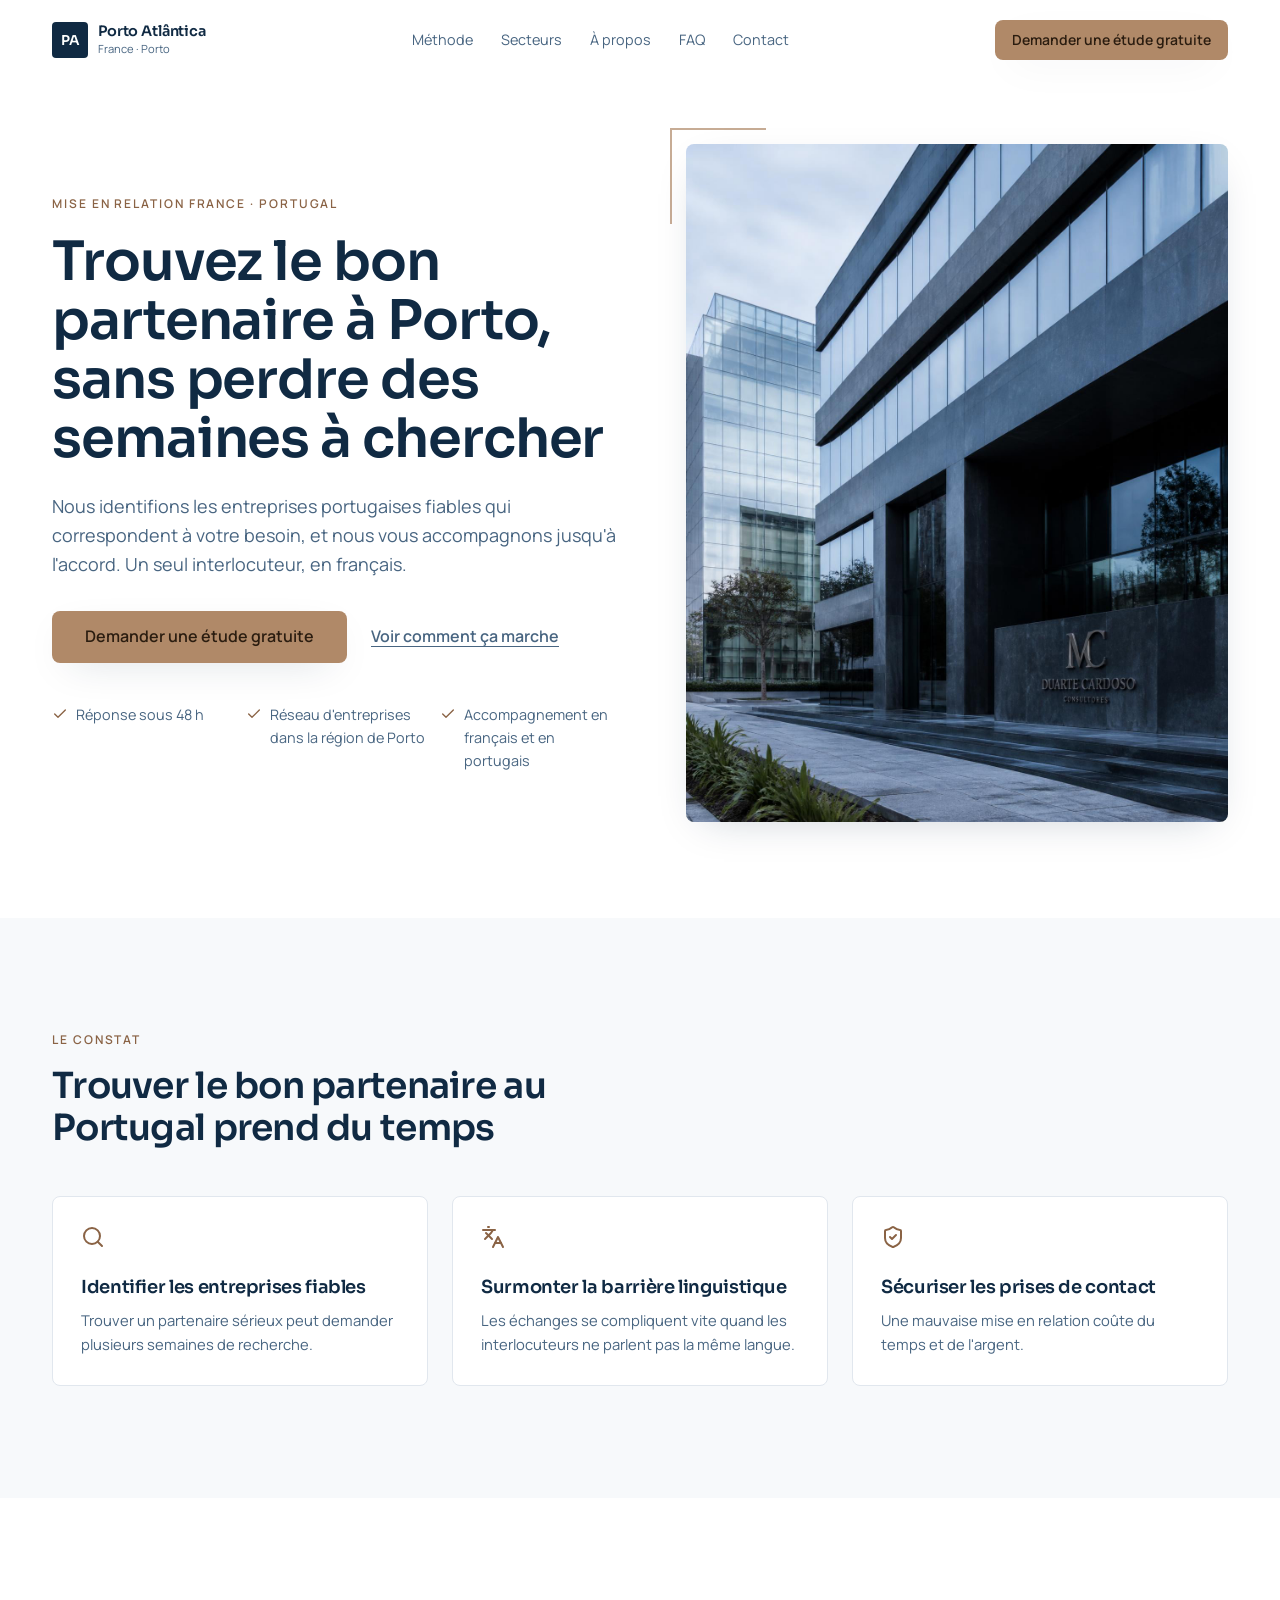
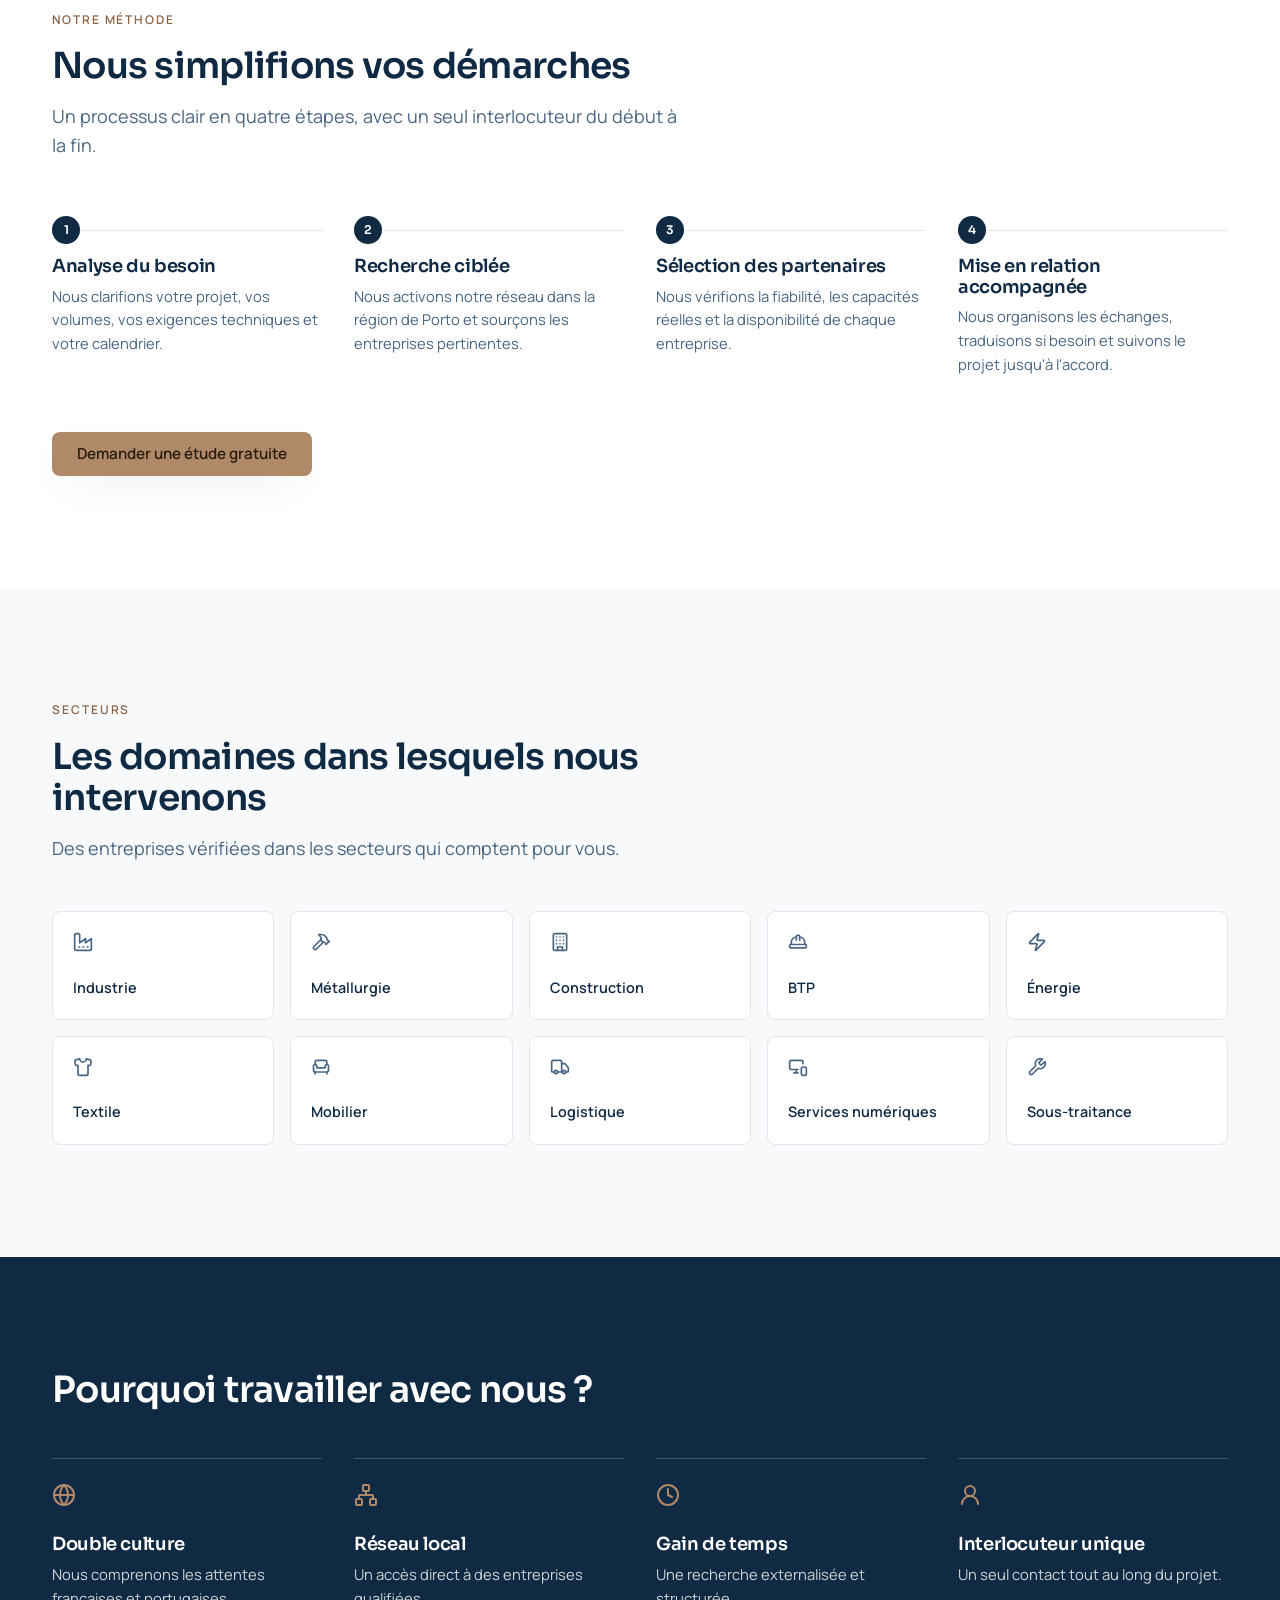
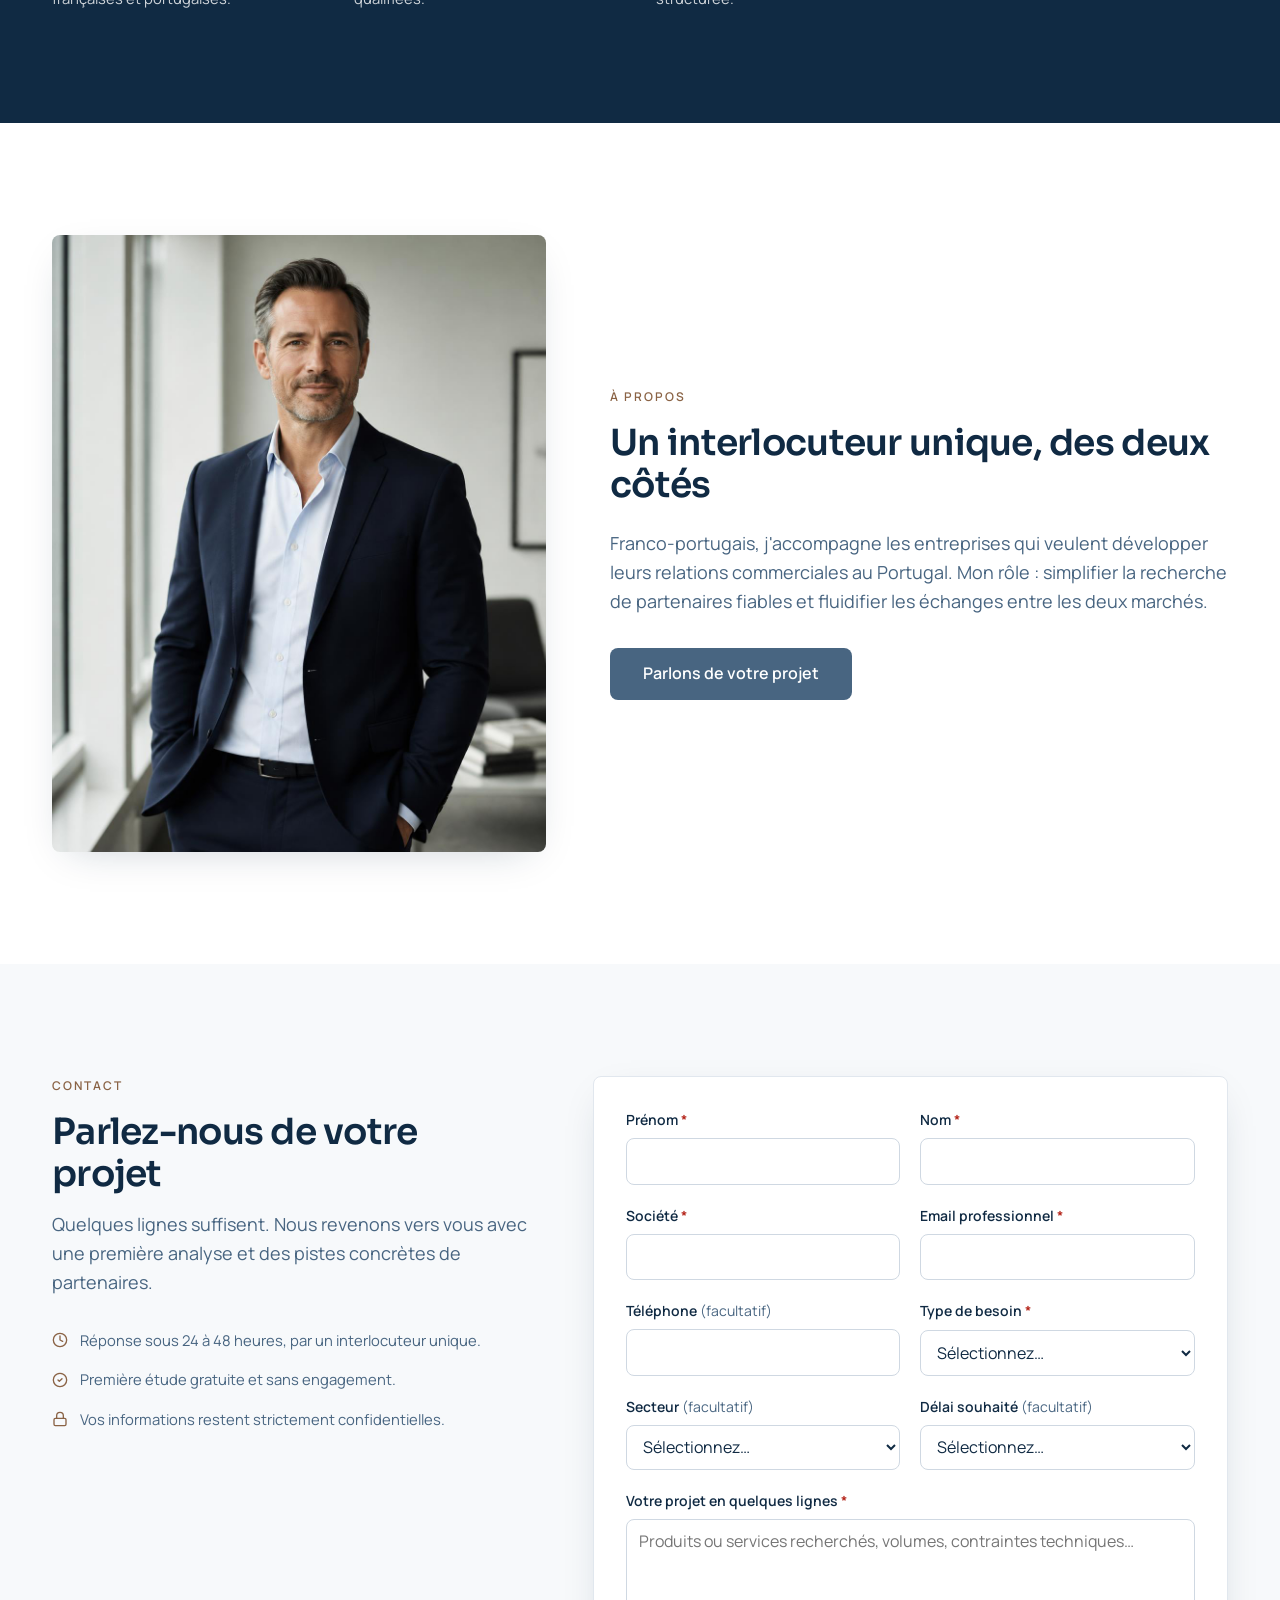
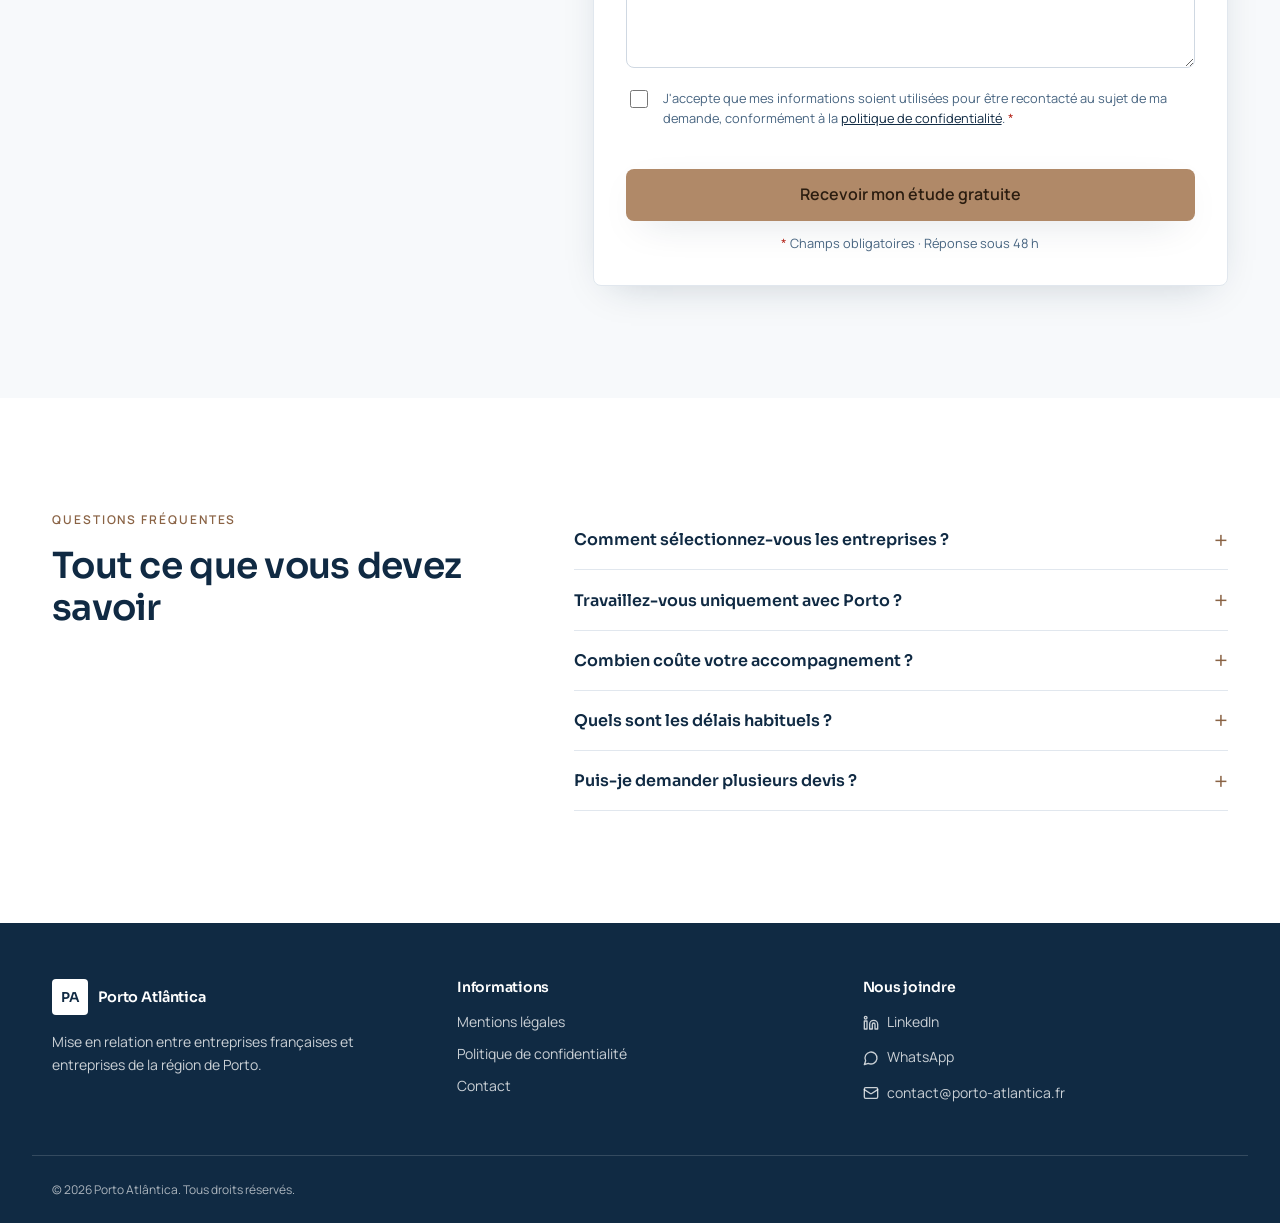
<file: index.html>
<!doctype html>
<html lang="fr" class="no-js">
<head>
  <meta charset="utf-8">
  <meta name="viewport" content="width=device-width, initial-scale=1">
  <title>Partenaires portugais à Porto | Mise en relation France–Portugal — Porto Atlântica</title>
  <meta name="description" content="Nous identifions les entreprises portugaises fiables dans la région de Porto et vous accompagnons à chaque étape. Un interlocuteur unique, réponse sous 48 h, première étude gratuite.">
  <link rel="canonical" href="https://robertinho-devfront.github.io/porto-connect-pro/">
  <meta name="theme-color" content="#102a43">

  <!-- Partage (Open Graph / LinkedIn / WhatsApp / Facebook) -->
  <meta property="og:type" content="website">
  <meta property="og:locale" content="fr_FR">
  <meta property="og:site_name" content="Porto Atlântica">
  <meta property="og:title" content="Porto Atlântica — Vos partenaires fiables dans la région de Porto">
  <meta property="og:description" content="Mise en relation entre entreprises françaises et entreprises de la région de Porto. Un interlocuteur unique, réponse sous 48 h.">
  <meta property="og:url" content="https://robertinho-devfront.github.io/porto-connect-pro/">
  <meta property="og:image" content="https://robertinho-devfront.github.io/porto-connect-pro/assets/img/og-image.jpg">
  <meta property="og:image:width" content="1200">
  <meta property="og:image:height" content="630">
  <meta property="og:image:alt" content="Porto Atlântica — Vos partenaires fiables dans la région de Porto">
  <meta name="twitter:card" content="summary_large_image">
  <meta name="twitter:title" content="Porto Atlântica — Vos partenaires fiables dans la région de Porto">
  <meta name="twitter:description" content="Mise en relation France–Portugal. Un interlocuteur unique, réponse sous 48 h.">
  <meta name="twitter:image" content="https://robertinho-devfront.github.io/porto-connect-pro/assets/img/og-image.jpg">

  <!-- Icônes -->
  <link rel="icon" href="favicon.ico" sizes="any">
  <link rel="icon" href="favicon.svg" type="image/svg+xml">
  <link rel="apple-touch-icon" href="assets/img/apple-touch-icon.png">
  <link rel="manifest" href="site.webmanifest">

  <!-- Performance : polices et image principale chargées en priorité -->
  <link rel="preload" href="assets/fonts/sora-latin-600-normal.woff2" as="font" type="font/woff2" crossorigin>
  <link rel="preload" href="assets/fonts/manrope-latin-400-normal.woff2" as="font" type="font/woff2" crossorigin>
  <link rel="preload" href="assets/img/hero-porto.jpg" as="image" fetchpriority="high">
  <link rel="stylesheet" href="assets/css/style.css">
  <script>document.documentElement.classList.remove('no-js');</script>

  <script type="application/ld+json">
  {
    "@context": "https://schema.org",
    "@graph": [
      {
        "@type": "ProfessionalService",
        "@id": "https://robertinho-devfront.github.io/porto-connect-pro/#org",
        "name": "Porto Atlântica",
        "url": "https://robertinho-devfront.github.io/porto-connect-pro/",
        "logo": "https://robertinho-devfront.github.io/porto-connect-pro/assets/img/icon-512.png",
        "image": "https://robertinho-devfront.github.io/porto-connect-pro/assets/img/og-image.jpg",
        "description": "Sourcing et mise en relation entre entreprises françaises et entreprises de la région de Porto.",
        "areaServed": [{ "@type": "Country", "name": "France" }, { "@type": "City", "name": "Porto" }],
        "serviceType": "Sourcing et mise en relation d'entreprises France–Portugal",
        "availableLanguage": ["fr", "pt"],
        "email": "contact@porto-atlantica.fr"
      },
      {
        "@type": "FAQPage",
        "mainEntity": [
          { "@type": "Question", "name": "Comment sélectionnez-vous les entreprises ?", "acceptedAnswer": { "@type": "Answer", "text": "Nous rencontrons les entreprises, vérifions leurs références, leurs capacités de production et leur disponibilité réelle avant de vous les présenter." } },
          { "@type": "Question", "name": "Travaillez-vous uniquement avec Porto ?", "acceptedAnswer": { "@type": "Answer", "text": "Notre réseau est concentré sur la région de Porto et le nord du Portugal. Selon votre besoin, nous pouvons élargir la recherche au reste du pays." } },
          { "@type": "Question", "name": "Combien coûte votre accompagnement ?", "acceptedAnswer": { "@type": "Answer", "text": "La première étude est gratuite. Ensuite, nous convenons d'un forfait ou d'une mission au temps passé, défini à l'avance et sans frais cachés." } },
          { "@type": "Question", "name": "Quels sont les délais habituels ?", "acceptedAnswer": { "@type": "Answer", "text": "Vous recevez une réponse sous 24 à 48 heures. Une première sélection de partenaires est généralement présentée sous deux à trois semaines." } },
          { "@type": "Question", "name": "Puis-je demander plusieurs devis ?", "acceptedAnswer": { "@type": "Answer", "text": "Oui. Nous pouvons solliciter plusieurs entreprises en parallèle afin que vous puissiez comparer les offres." } }
        ]
      }
    ]
  }
  </script>
</head>
<body>
  <!-- Pictogrammes (sprite SVG, aucune librairie) -->
  <svg width="0" height="0" style="position:absolute" aria-hidden="true" focusable="false">
    <symbol id="i-check" viewBox="0 0 24 24"><path d="M20 6 9 17l-5-5"/></symbol>
    <symbol id="i-search" viewBox="0 0 24 24"><circle cx="11" cy="11" r="8"/><path d="m21 21-4.3-4.3"/></symbol>
    <symbol id="i-languages" viewBox="0 0 24 24"><path d="m5 8 6 6"/><path d="m4 14 6-6 2-3"/><path d="M2 5h12"/><path d="M7 2h1"/><path d="m22 22-5-10-5 10"/><path d="M14 18h6"/></symbol>
    <symbol id="i-shield" viewBox="0 0 24 24"><path d="M20 13c0 5-3.5 7.5-7.66 8.95a1 1 0 0 1-.67-.01C7.5 20.5 4 18 4 13V6a1 1 0 0 1 1-1c2 0 4.5-1.2 6.24-2.72a1.17 1.17 0 0 1 1.52 0C14.51 3.81 17 5 19 5a1 1 0 0 1 1 1z"/><path d="m9 12 2 2 4-4"/></symbol>
    <symbol id="i-globe" viewBox="0 0 24 24"><circle cx="12" cy="12" r="10"/><path d="M12 2a14.5 14.5 0 0 0 0 20 14.5 14.5 0 0 0 0-20"/><path d="M2 12h20"/></symbol>
    <symbol id="i-network" viewBox="0 0 24 24"><rect x="16" y="16" width="6" height="6" rx="1"/><rect x="2" y="16" width="6" height="6" rx="1"/><rect x="9" y="2" width="6" height="6" rx="1"/><path d="M5 16v-3a1 1 0 0 1 1-1h12a1 1 0 0 1 1 1v3"/><path d="M12 12V8"/></symbol>
    <symbol id="i-clock" viewBox="0 0 24 24"><circle cx="12" cy="12" r="10"/><path d="M12 6v6l4 2"/></symbol>
    <symbol id="i-user" viewBox="0 0 24 24"><circle cx="12" cy="8" r="5"/><path d="M20 21a8 8 0 0 0-16 0"/></symbol>
    <symbol id="i-lock" viewBox="0 0 24 24"><rect width="18" height="11" x="3" y="11" rx="2"/><path d="M7 11V7a5 5 0 0 1 10 0v4"/></symbol>
    <symbol id="i-check-circle" viewBox="0 0 24 24"><circle cx="12" cy="12" r="10"/><path d="m9 12 2 2 4-4"/></symbol>
    <symbol id="i-message" viewBox="0 0 24 24"><path d="M7.9 20A9 9 0 1 0 4 16.1L2 22Z"/></symbol>
    <symbol id="i-mail" viewBox="0 0 24 24"><rect width="20" height="16" x="2" y="4" rx="2"/><path d="m22 7-8.97 5.7a1.94 1.94 0 0 1-2.06 0L2 7"/></symbol>
    <symbol id="i-linkedin" viewBox="0 0 24 24"><path d="M16 8a6 6 0 0 1 6 6v7h-4v-7a2 2 0 0 0-4 0v7h-4v-7a6 6 0 0 1 6-6z"/><rect width="4" height="12" x="2" y="9"/><circle cx="4" cy="4" r="2"/></symbol>
    <symbol id="i-menu" viewBox="0 0 24 24"><path d="M4 6h16M4 12h16M4 18h16"/></symbol>
    <symbol id="i-x" viewBox="0 0 24 24"><path d="M18 6 6 18M6 6l12 12"/></symbol>
    <symbol id="i-factory" viewBox="0 0 24 24"><path d="M2 20a2 2 0 0 0 2 2h16a2 2 0 0 0 2-2V8l-7 5V8l-7 5V4a2 2 0 0 0-2-2H4a2 2 0 0 0-2 2Z"/><path d="M17 18h1M12 18h1M7 18h1"/></symbol>
    <symbol id="i-hammer" viewBox="0 0 24 24"><path d="m15 12-8.373 8.373a1 1 0 1 1-3-3L12 9"/><path d="m18 15 4-4"/><path d="m21.5 11.5-1.914-1.914A2 2 0 0 1 19 8.172V7l-2.26-2.26a6 6 0 0 0-4.202-1.756L9 2.96l.92.82A6.18 6.18 0 0 1 12 8.4V10l2 2h1.172a2 2 0 0 1 1.414.586L18.5 14.5"/></symbol>
    <symbol id="i-building" viewBox="0 0 24 24"><rect width="16" height="20" x="4" y="2" rx="2"/><path d="M9 22v-4h6v4"/><path d="M8 6h.01M16 6h.01M12 6h.01M12 10h.01M12 14h.01M16 10h.01M16 14h.01M8 10h.01M8 14h.01"/></symbol>
    <symbol id="i-hardhat" viewBox="0 0 24 24"><path d="M10 10V5a1 1 0 0 1 1-1h2a1 1 0 0 1 1 1v5"/><path d="M14 6a6 6 0 0 1 6 6v3"/><path d="M4 15v-3a6 6 0 0 1 6-6"/><rect x="2" y="15" width="20" height="4" rx="1"/></symbol>
    <symbol id="i-zap" viewBox="0 0 24 24"><path d="M4 14a1 1 0 0 1-.78-1.63l9.9-10.2a.5.5 0 0 1 .86.46l-1.92 6.02A1 1 0 0 0 13 10h7a1 1 0 0 1 .78 1.63l-9.9 10.2a.5.5 0 0 1-.86-.46l1.92-6.02A1 1 0 0 0 11 14z"/></symbol>
    <symbol id="i-shirt" viewBox="0 0 24 24"><path d="M20.38 3.46 16 2a4 4 0 0 1-8 0L3.62 3.46a2 2 0 0 0-1.34 2.23l.58 3.47a1 1 0 0 0 .99.84H6v10c0 1.1.9 2 2 2h8a2 2 0 0 0 2-2V10h2.15a1 1 0 0 0 .99-.84l.58-3.47a2 2 0 0 0-1.34-2.23z"/></symbol>
    <symbol id="i-armchair" viewBox="0 0 24 24"><path d="M19 9V6a2 2 0 0 0-2-2H7a2 2 0 0 0-2 2v3"/><path d="M3 16a2 2 0 0 0 2 2h14a2 2 0 0 0 2-2v-5a2 2 0 0 0-4 0v1.5a.5.5 0 0 1-.5.5h-9a.5.5 0 0 1-.5-.5V11a2 2 0 0 0-4 0z"/><path d="M5 18v2M19 18v2"/></symbol>
    <symbol id="i-truck" viewBox="0 0 24 24"><path d="M14 18V6a2 2 0 0 0-2-2H4a2 2 0 0 0-2 2v11a1 1 0 0 0 1 1h2"/><path d="M15 18H9"/><path d="M19 18h2a1 1 0 0 0 1-1v-3.65a1 1 0 0 0-.22-.624l-3.48-4.35A1 1 0 0 0 17.52 8H14"/><circle cx="17" cy="18" r="2"/><circle cx="7" cy="18" r="2"/></symbol>
    <symbol id="i-devices" viewBox="0 0 24 24"><path d="M18 8V6a2 2 0 0 0-2-2H4a2 2 0 0 0-2 2v7a2 2 0 0 0 2 2h8"/><path d="M10 19v-4M7 19h5"/><rect width="6" height="10" x="16" y="12" rx="2"/></symbol>
    <symbol id="i-wrench" viewBox="0 0 24 24"><path d="M14.7 6.3a1 1 0 0 0 0 1.4l1.6 1.6a1 1 0 0 0 1.4 0l3.77-3.77a6 6 0 0 1-7.94 7.94l-6.91 6.91a2.12 2.12 0 0 1-3-3l6.91-6.91a6 6 0 0 1 7.94-7.94l-3.76 3.76z"/></symbol>
  </svg>

  <a class="skip-link" href="#contenu">Aller au contenu</a>

  <header class="site-header" id="top">
    <div class="container header-inner">
      <a href="#accueil" class="brand" aria-label="Porto Atlântica — retour en haut de page">
        <span class="brand-mark" aria-hidden="true">PA</span>
        <span>
          <span class="brand-name">Porto Atlântica</span>
          <span class="brand-sub">France · Porto</span>
        </span>
      </a>

      <nav class="nav-desktop" aria-label="Navigation principale">
        <a href="#services">Méthode</a>
        <a href="#secteurs">Secteurs</a>
        <a href="#a-propos">À propos</a>
        <a href="#faq">FAQ</a>
        <a href="#contact">Contact</a>
      </nav>

      <div class="header-actions">
        <a href="#contact" class="btn btn--cta" data-track="cta_click" data-location="header">
          <span class="cta-long">Demander une étude gratuite</span><span class="cta-short">Étude gratuite</span>
        </a>
        <button type="button" class="menu-toggle" aria-expanded="false" aria-controls="menu-mobile" aria-label="Ouvrir le menu">
          <svg class="icon" aria-hidden="true"><use href="#i-menu"/></svg>
        </button>
      </div>
    </div>
    <nav id="menu-mobile" class="nav-mobile" aria-label="Navigation mobile" hidden>
      <ul class="container">
        <li><a href="#services">Méthode</a></li>
        <li><a href="#secteurs">Secteurs</a></li>
        <li><a href="#a-propos">À propos</a></li>
        <li><a href="#faq">FAQ</a></li>
        <li><a href="#contact">Contact</a></li>
      </ul>
    </nav>
  </header>

  <main id="contenu">
    <!-- HERO -->
    <section id="accueil" class="hero">
      <div class="container hero-grid">
        <div>
          <p class="eyebrow fade-up">Mise en relation France · Portugal</p>
          <h1 class="fade-up" style="animation-delay:80ms">Trouvez le bon partenaire à Porto, sans perdre des semaines à chercher</h1>
          <p class="lead fade-up" style="animation-delay:160ms">Nous identifions les entreprises portugaises fiables qui correspondent à votre besoin, et nous vous accompagnons jusqu'à l'accord. Un seul interlocuteur, en français.</p>
          <div class="hero-actions fade-up" style="animation-delay:240ms">
            <a href="#contact" class="btn btn--cta btn--lg" data-track="cta_click" data-location="hero">Demander une étude gratuite</a>
            <a href="#services" class="text-link">Voir comment ça marche</a>
          </div>
          <ul class="trust">
            <li><svg class="icon icon-sm" aria-hidden="true"><use href="#i-check"/></svg><span>Réponse sous 48 h</span></li>
            <li><svg class="icon icon-sm" aria-hidden="true"><use href="#i-check"/></svg><span>Réseau d'entreprises dans la région de Porto</span></li>
            <li><svg class="icon icon-sm" aria-hidden="true"><use href="#i-check"/></svg><span>Accompagnement en français et en portugais</span></li>
          </ul>
        </div>
        <div class="hero-media">
          <img class="photo" src="assets/img/hero-porto.jpg" width="1280" height="1600" fetchpriority="high" decoding="async"
               alt="Immeuble de bureaux contemporain dans un quartier d'affaires de la région de Porto">
        </div>
      </div>
    </section>

    <!-- CONSTAT -->
    <section class="section section--surface reveal" aria-labelledby="t-constat">
      <div class="container">
        <p class="eyebrow">Le constat</p>
        <h2 class="h2" id="t-constat">Trouver le bon partenaire au Portugal prend du temps</h2>
        <div class="grid-3">
          <article class="card">
            <svg class="icon" aria-hidden="true"><use href="#i-search"/></svg>
            <h3>Identifier les entreprises fiables</h3>
            <p>Trouver un partenaire sérieux peut demander plusieurs semaines de recherche.</p>
          </article>
          <article class="card">
            <svg class="icon" aria-hidden="true"><use href="#i-languages"/></svg>
            <h3>Surmonter la barrière linguistique</h3>
            <p>Les échanges se compliquent vite quand les interlocuteurs ne parlent pas la même langue.</p>
          </article>
          <article class="card">
            <svg class="icon" aria-hidden="true"><use href="#i-shield"/></svg>
            <h3>Sécuriser les prises de contact</h3>
            <p>Une mauvaise mise en relation coûte du temps et de l'argent.</p>
          </article>
        </div>
      </div>
    </section>

    <!-- MÉTHODE -->
    <section id="services" class="section reveal" aria-labelledby="t-methode">
      <div class="container">
        <p class="eyebrow">Notre méthode</p>
        <h2 class="h2" id="t-methode">Nous simplifions vos démarches</h2>
        <p class="lead">Un processus clair en quatre étapes, avec un seul interlocuteur du début à la fin.</p>
        <ol class="steps">
          <li class="step"><span class="step-num" aria-hidden="true">1</span><h3>Analyse du besoin</h3><p>Nous clarifions votre projet, vos volumes, vos exigences techniques et votre calendrier.</p></li>
          <li class="step"><span class="step-num" aria-hidden="true">2</span><h3>Recherche ciblée</h3><p>Nous activons notre réseau dans la région de Porto et sourçons les entreprises pertinentes.</p></li>
          <li class="step"><span class="step-num" aria-hidden="true">3</span><h3>Sélection des partenaires</h3><p>Nous vérifions la fiabilité, les capacités réelles et la disponibilité de chaque entreprise.</p></li>
          <li class="step"><span class="step-num" aria-hidden="true">4</span><h3>Mise en relation accompagnée</h3><p>Nous organisons les échanges, traduisons si besoin et suivons le projet jusqu'à l'accord.</p></li>
        </ol>
        <div class="section-cta">
          <a href="#contact" class="btn btn--cta" data-track="cta_click" data-location="methode">Demander une étude gratuite</a>
        </div>
      </div>
    </section>

    <!-- SECTEURS -->
    <section id="secteurs" class="section section--surface reveal" aria-labelledby="t-secteurs">
      <div class="container">
        <p class="eyebrow">Secteurs</p>
        <h2 class="h2" id="t-secteurs">Les domaines dans lesquels nous intervenons</h2>
        <p class="lead">Des entreprises vérifiées dans les secteurs qui comptent pour vous.</p>
        <ul class="sectors">
          <li class="sector"><svg class="icon" aria-hidden="true"><use href="#i-factory"/></svg><span>Industrie</span></li>
          <li class="sector"><svg class="icon" aria-hidden="true"><use href="#i-hammer"/></svg><span>Métallurgie</span></li>
          <li class="sector"><svg class="icon" aria-hidden="true"><use href="#i-building"/></svg><span>Construction</span></li>
          <li class="sector"><svg class="icon" aria-hidden="true"><use href="#i-hardhat"/></svg><span>BTP</span></li>
          <li class="sector"><svg class="icon" aria-hidden="true"><use href="#i-zap"/></svg><span>Énergie</span></li>
          <li class="sector"><svg class="icon" aria-hidden="true"><use href="#i-shirt"/></svg><span>Textile</span></li>
          <li class="sector"><svg class="icon" aria-hidden="true"><use href="#i-armchair"/></svg><span>Mobilier</span></li>
          <li class="sector"><svg class="icon" aria-hidden="true"><use href="#i-truck"/></svg><span>Logistique</span></li>
          <li class="sector"><svg class="icon" aria-hidden="true"><use href="#i-devices"/></svg><span>Services numériques</span></li>
          <li class="sector"><svg class="icon" aria-hidden="true"><use href="#i-wrench"/></svg><span>Sous-traitance</span></li>
        </ul>
      </div>
    </section>

    <!-- AVANTAGES -->
    <section class="section section--dark reveal" aria-labelledby="t-pourquoi">
      <div class="container">
        <h2 class="h2" id="t-pourquoi" style="margin-top:0">Pourquoi travailler avec nous ?</h2>
        <div class="advantages">
          <div class="advantage"><svg class="icon" aria-hidden="true"><use href="#i-globe"/></svg><h3>Double culture</h3><p>Nous comprenons les attentes françaises et portugaises.</p></div>
          <div class="advantage"><svg class="icon" aria-hidden="true"><use href="#i-network"/></svg><h3>Réseau local</h3><p>Un accès direct à des entreprises qualifiées.</p></div>
          <div class="advantage"><svg class="icon" aria-hidden="true"><use href="#i-clock"/></svg><h3>Gain de temps</h3><p>Une recherche externalisée et structurée.</p></div>
          <div class="advantage"><svg class="icon" aria-hidden="true"><use href="#i-user"/></svg><h3>Interlocuteur unique</h3><p>Un seul contact tout au long du projet.</p></div>
        </div>
      </div>
    </section>

    <!-- À PROPOS -->
    <section id="a-propos" class="section reveal" aria-labelledby="t-apropos">
      <div class="container about-grid">
        <img class="photo" src="assets/img/fondateur.jpg" width="1024" height="1280" loading="lazy" decoding="async"
             alt="Portrait du fondateur de Porto Atlântica">
        <div>
          <p class="eyebrow">À propos</p>
          <h2 class="h2" id="t-apropos">Un interlocuteur unique, des deux côtés</h2>
          <p class="lead">Franco-portugais, j'accompagne les entreprises qui veulent développer leurs relations commerciales au Portugal. Mon rôle : simplifier la recherche de partenaires fiables et fluidifier les échanges entre les deux marchés.</p>
          <div class="section-cta" style="margin-top:2rem">
            <a href="#contact" class="btn btn--steel btn--lg" data-track="cta_click" data-location="a-propos">Parlons de votre projet</a>
          </div>
        </div>
      </div>
    </section>

    <!-- CONTACT -->
    <section id="contact" class="section section--surface" aria-labelledby="t-contact">
      <div class="container contact-grid">
        <div>
          <p class="eyebrow">Contact</p>
          <h2 class="h2" id="t-contact">Parlez-nous de votre projet</h2>
          <p class="lead">Quelques lignes suffisent. Nous revenons vers vous avec une première analyse et des pistes concrètes de partenaires.</p>
          <ul class="reassurance">
            <li><svg class="icon icon-sm" aria-hidden="true"><use href="#i-clock"/></svg>Réponse sous 24 à 48 heures, par un interlocuteur unique.</li>
            <li><svg class="icon icon-sm" aria-hidden="true"><use href="#i-check-circle"/></svg>Première étude gratuite et sans engagement.</li>
            <li><svg class="icon icon-sm" aria-hidden="true"><use href="#i-lock"/></svg>Vos informations restent strictement confidentielles.</li>
          </ul>
        </div>

        <div class="form-card">
          <form id="contact-form" class="form-grid" novalidate
                action="https://formsubmit.co/contact@porto-atlantica.fr" method="POST"
                data-endpoint="https://formsubmit.co/ajax/contact@porto-atlantica.fr"
                data-email="contact@porto-atlantica.fr">
            <!-- Paramètres du service d'envoi -->
            <input type="hidden" name="_subject" value="Nouvelle demande d'étude — Porto Atlântica">
            <input type="hidden" name="_template" value="table">
            <input type="hidden" name="_captcha" value="false">
            <input type="hidden" name="_next" value="https://robertinho-devfront.github.io/porto-connect-pro/merci/">
            <!-- Anti-spam : champ invisible, les robots le remplissent -->
            <div class="hp" aria-hidden="true"><label for="_honey">Ne pas remplir</label><input type="text" id="_honey" name="_honey" tabindex="-1" autocomplete="off"></div>

            <div class="field"><label for="prenom">Prénom <span class="req" aria-hidden="true">*</span></label>
              <input id="prenom" name="prenom" autocomplete="given-name" required aria-describedby="prenom-err"><p class="field-error" id="prenom-err"></p></div>
            <div class="field"><label for="nom">Nom <span class="req" aria-hidden="true">*</span></label>
              <input id="nom" name="nom" autocomplete="family-name" required aria-describedby="nom-err"><p class="field-error" id="nom-err"></p></div>
            <div class="field"><label for="societe">Société <span class="req" aria-hidden="true">*</span></label>
              <input id="societe" name="societe" autocomplete="organization" required aria-describedby="societe-err"><p class="field-error" id="societe-err"></p></div>
            <div class="field"><label for="email">Email professionnel <span class="req" aria-hidden="true">*</span></label>
              <input id="email" name="email" type="email" autocomplete="email" required aria-describedby="email-err"><p class="field-error" id="email-err"></p></div>
            <div class="field"><label for="telephone">Téléphone <span class="opt">(facultatif)</span></label>
              <input id="telephone" name="telephone" type="tel" autocomplete="tel"></div>
            <div class="field"><label for="besoin">Type de besoin <span class="req" aria-hidden="true">*</span></label>
              <select id="besoin" name="besoin" required aria-describedby="besoin-err">
                <option value="">Sélectionnez…</option>
                <option>Recherche de fournisseur</option>
                <option>Sous-traitance de production</option>
                <option>Partenariat commercial</option>
                <option>Recherche de clients au Portugal</option>
                <option>Implantation / prospection</option>
                <option>Autre</option>
              </select><p class="field-error" id="besoin-err"></p></div>
            <div class="field"><label for="secteur">Secteur <span class="opt">(facultatif)</span></label>
              <select id="secteur" name="secteur">
                <option value="">Sélectionnez…</option>
                <option>Industrie</option><option>Métallurgie</option><option>Construction</option><option>BTP</option>
                <option>Énergie</option><option>Textile</option><option>Mobilier</option><option>Logistique</option>
                <option>Services numériques</option><option>Sous-traitance</option><option>Autre</option>
              </select></div>
            <div class="field"><label for="delai">Délai souhaité <span class="opt">(facultatif)</span></label>
              <select id="delai" name="delai">
                <option value="">Sélectionnez…</option>
                <option>Dès que possible</option><option>Sous 1 à 3 mois</option><option>Sous 3 à 6 mois</option><option>Plus de 6 mois</option>
              </select></div>
            <div class="field field--full"><label for="description">Votre projet en quelques lignes <span class="req" aria-hidden="true">*</span></label>
              <textarea id="description" name="description" rows="5" required aria-describedby="description-err"
                        placeholder="Produits ou services recherchés, volumes, contraintes techniques…"></textarea><p class="field-error" id="description-err"></p></div>

            <div class="consent">
              <input type="checkbox" id="rgpd" name="consentement" value="oui" required aria-describedby="rgpd-err">
              <div><label for="rgpd">J'accepte que mes informations soient utilisées pour être recontacté au sujet de ma demande, conformément à la <a href="politique-de-confidentialite/">politique de confidentialité</a>. <span class="req" aria-hidden="true">*</span></label>
              <p class="field-error" id="rgpd-err"></p></div>
            </div>

            <p class="form-status" role="alert" aria-live="assertive"></p>

            <div class="form-actions">
              <button type="submit" class="btn btn--cta btn--lg btn--block">Recevoir mon étude gratuite</button>
              <p class="form-note"><span class="req" aria-hidden="true">*</span> Champs obligatoires · Réponse sous 48 h</p>
            </div>
          </form>

          <div class="form-success" role="status" tabindex="-1" hidden>
            <svg class="icon" aria-hidden="true"><use href="#i-check-circle"/></svg>
            <h3>Merci, votre demande est bien partie</h3>
            <p>Nous revenons vers vous sous 24 à 48 heures avec une première analyse.</p>
          </div>
        </div>
      </div>
    </section>

    <!-- FAQ -->
    <section id="faq" class="section reveal" aria-labelledby="t-faq">
      <div class="container faq-grid">
        <div>
          <p class="eyebrow">Questions fréquentes</p>
          <h2 class="h2" id="t-faq">Tout ce que vous devez savoir</h2>
        </div>
        <div class="faq">
          <details><summary>Comment sélectionnez-vous les entreprises ?</summary><p>Nous rencontrons les entreprises, vérifions leurs références, leurs capacités de production et leur disponibilité réelle avant de vous les présenter.</p></details>
          <details><summary>Travaillez-vous uniquement avec Porto ?</summary><p>Notre réseau est concentré sur la région de Porto et le nord du Portugal. Selon votre besoin, nous pouvons élargir la recherche au reste du pays.</p></details>
          <details><summary>Combien coûte votre accompagnement ?</summary><p>La première étude est gratuite. Ensuite, nous convenons d'un forfait ou d'une mission au temps passé, défini à l'avance et sans frais cachés.</p></details>
          <details><summary>Quels sont les délais habituels ?</summary><p>Vous recevez une réponse sous 24 à 48 heures. Une première sélection de partenaires est généralement présentée sous deux à trois semaines.</p></details>
          <details><summary>Puis-je demander plusieurs devis ?</summary><p>Oui. Nous pouvons solliciter plusieurs entreprises en parallèle afin que vous puissiez comparer les offres.</p></details>
        </div>
      </div>
    </section>
  </main>

  <footer class="site-footer">
    <div class="container footer-grid">
      <div>
        <div class="brand"><span class="brand-mark" aria-hidden="true">PA</span><span class="brand-name">Porto Atlântica</span></div>
        <p style="margin-top:1rem;max-width:20rem">Mise en relation entre entreprises françaises et entreprises de la région de Porto.</p>
      </div>
      <nav aria-labelledby="f-info">
        <h2 id="f-info">Informations</h2>
        <ul>
          <li><a href="mentions-legales/">Mentions légales</a></li>
          <li><a href="politique-de-confidentialite/">Politique de confidentialité</a></li>
          <li><a href="#contact">Contact</a></li>
        </ul>
      </nav>
      <div>
        <h2>Nous joindre</h2>
        <ul>
          <li><a href="https://www.linkedin.com/" target="_blank" rel="noopener noreferrer"><svg class="icon icon-sm" aria-hidden="true"><use href="#i-linkedin"/></svg>LinkedIn<span class="visually-hidden"> (nouvel onglet)</span></a></li>
          <li><a href="https://wa.me/351900000000" target="_blank" rel="noopener noreferrer" data-track="whatsapp_click" data-location="footer"><svg class="icon icon-sm" aria-hidden="true"><use href="#i-message"/></svg>WhatsApp<span class="visually-hidden"> (nouvel onglet)</span></a></li>
          <li><a href="mailto:contact@porto-atlantica.fr"><svg class="icon icon-sm" aria-hidden="true"><use href="#i-mail"/></svg>contact@porto-atlantica.fr</a></li>
        </ul>
      </div>
    </div>
    <div class="container footer-bottom">© <span data-year>2026</span> Porto Atlântica. Tous droits réservés.</div>
  </footer>

  <a class="wa-float" href="https://wa.me/351900000000" target="_blank" rel="noopener noreferrer" aria-label="Nous écrire sur WhatsApp (nouvel onglet)" data-track="whatsapp_click" data-location="floating_button">
    <svg class="icon" aria-hidden="true"><use href="#i-message"/></svg>
  </a>

  <script src="assets/js/main.js" defer></script>
</body>
</html>
</file>
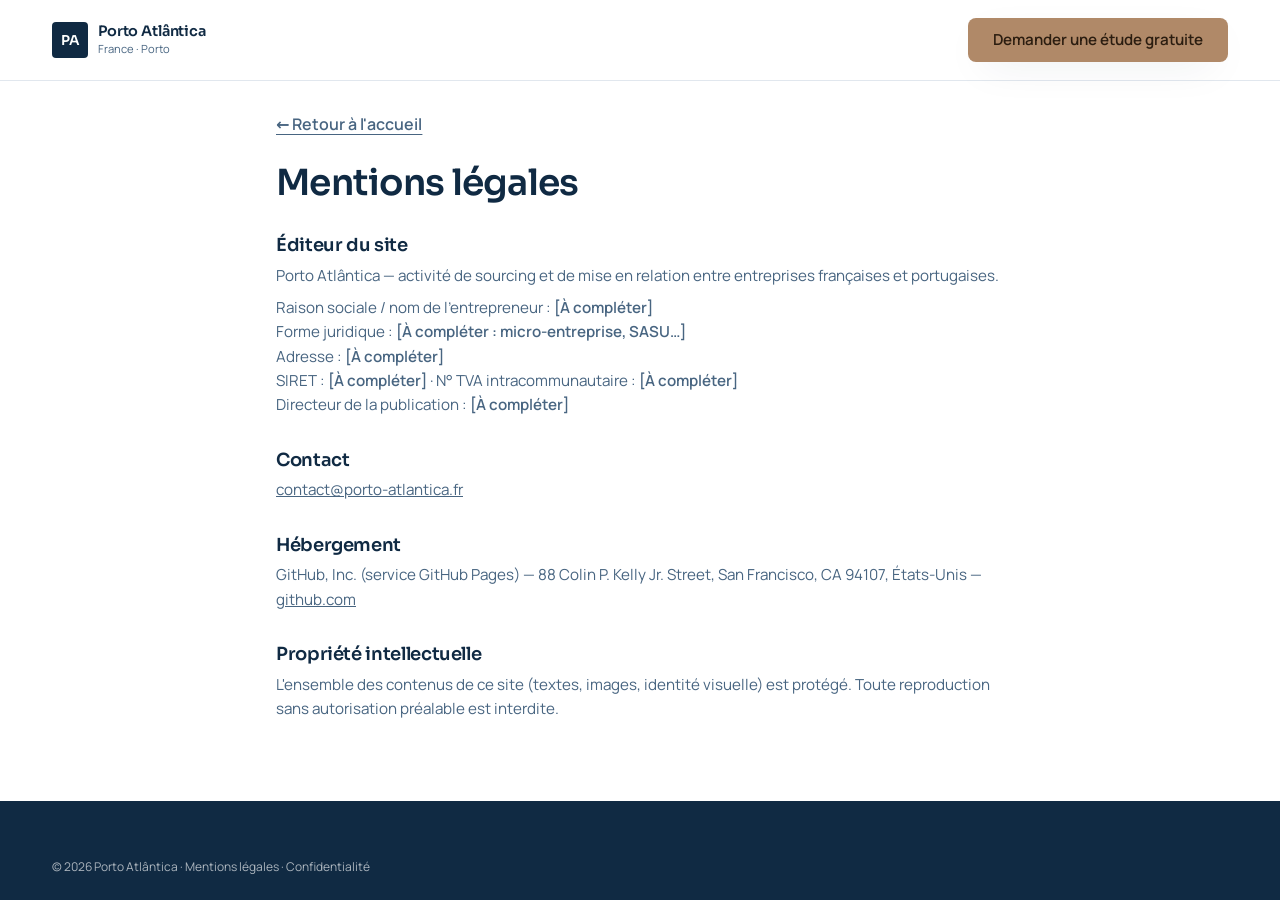
<file: mentions-legales/index.html>
<!doctype html>
<html lang="fr">
<head>
  <meta charset="utf-8">
  <meta name="viewport" content="width=device-width, initial-scale=1">
  <title>Mentions légales | Porto Atlântica</title>
  <meta name="description" content="Mentions légales du site Porto Atlântica : éditeur, hébergeur, propriété intellectuelle.">
  <link rel="canonical" href="https://robertinho-devfront.github.io/porto-connect-pro/mentions-legales/">
  <meta name="theme-color" content="#102a43">
  <meta property="og:type" content="website">
  <meta property="og:locale" content="fr_FR">
  <meta property="og:site_name" content="Porto Atlântica">
  <meta property="og:title" content="Mentions légales | Porto Atlântica">
  <meta property="og:description" content="Mentions légales du site Porto Atlântica : éditeur, hébergeur, propriété intellectuelle.">
  <meta property="og:url" content="https://robertinho-devfront.github.io/porto-connect-pro/mentions-legales/">
  <meta property="og:image" content="https://robertinho-devfront.github.io/porto-connect-pro/assets/img/og-image.jpg">
  <meta property="og:image:width" content="1200">
  <meta property="og:image:height" content="630">
  <meta name="twitter:card" content="summary_large_image">
  <link rel="icon" href="../favicon.ico" sizes="any">
  <link rel="icon" href="../favicon.svg" type="image/svg+xml">
  <link rel="apple-touch-icon" href="../assets/img/apple-touch-icon.png">
  <link rel="manifest" href="../site.webmanifest">
  <link rel="stylesheet" href="../assets/css/style.css">
</head>
<body>
  <a class="skip-link" href="#contenu">Aller au contenu</a>
  <header class="site-header is-scrolled">
    <div class="container header-inner">
      <a href="../" class="brand" aria-label="Porto Atlântica — accueil">
        <span class="brand-mark" aria-hidden="true">PA</span>
        <span><span class="brand-name">Porto Atlântica</span><span class="brand-sub">France · Porto</span></span>
      </a>
      <a href="../#contact" class="btn btn--cta"><span class="cta-long">Demander une étude gratuite</span><span class="cta-short">Étude gratuite</span></a>
    </div>
  </header>
  <main id="contenu" class="container legal">
    <a href="../" class="text-link">← Retour à l'accueil</a>
    <h1>Mentions légales</h1>
    <section>
      <h2>Éditeur du site</h2>
      <p>Porto Atlântica — activité de sourcing et de mise en relation entre entreprises françaises et portugaises.</p>
      <p>Raison sociale / nom de l'entrepreneur : <strong>[À compléter]</strong><br>
      Forme juridique : <strong>[À compléter : micro-entreprise, SASU…]</strong><br>
      Adresse : <strong>[À compléter]</strong><br>
      SIRET : <strong>[À compléter]</strong> · N° TVA intracommunautaire : <strong>[À compléter]</strong><br>
      Directeur de la publication : <strong>[À compléter]</strong></p>
    </section>
    <section>
      <h2>Contact</h2>
      <p><a href="mailto:contact@porto-atlantica.fr">contact@porto-atlantica.fr</a></p>
    </section>
    <section>
      <h2>Hébergement</h2>
      <p>GitHub, Inc. (service GitHub Pages) — 88 Colin P. Kelly Jr. Street, San Francisco, CA 94107, États-Unis — <a href="https://github.com" rel="noopener noreferrer">github.com</a></p>
    </section>
    <section>
      <h2>Propriété intellectuelle</h2>
      <p>L'ensemble des contenus de ce site (textes, images, identité visuelle) est protégé. Toute reproduction sans autorisation préalable est interdite.</p>
    </section>

  </main>
  <footer class="site-footer">
    <div class="container footer-bottom" style="margin-top:0;border-top:0;padding-top:0">
      © 2026 Porto Atlântica · <a href="../mentions-legales/">Mentions légales</a> · <a href="../politique-de-confidentialite/">Confidentialité</a>
    </div>
  </footer>
</body>
</html>
</file>
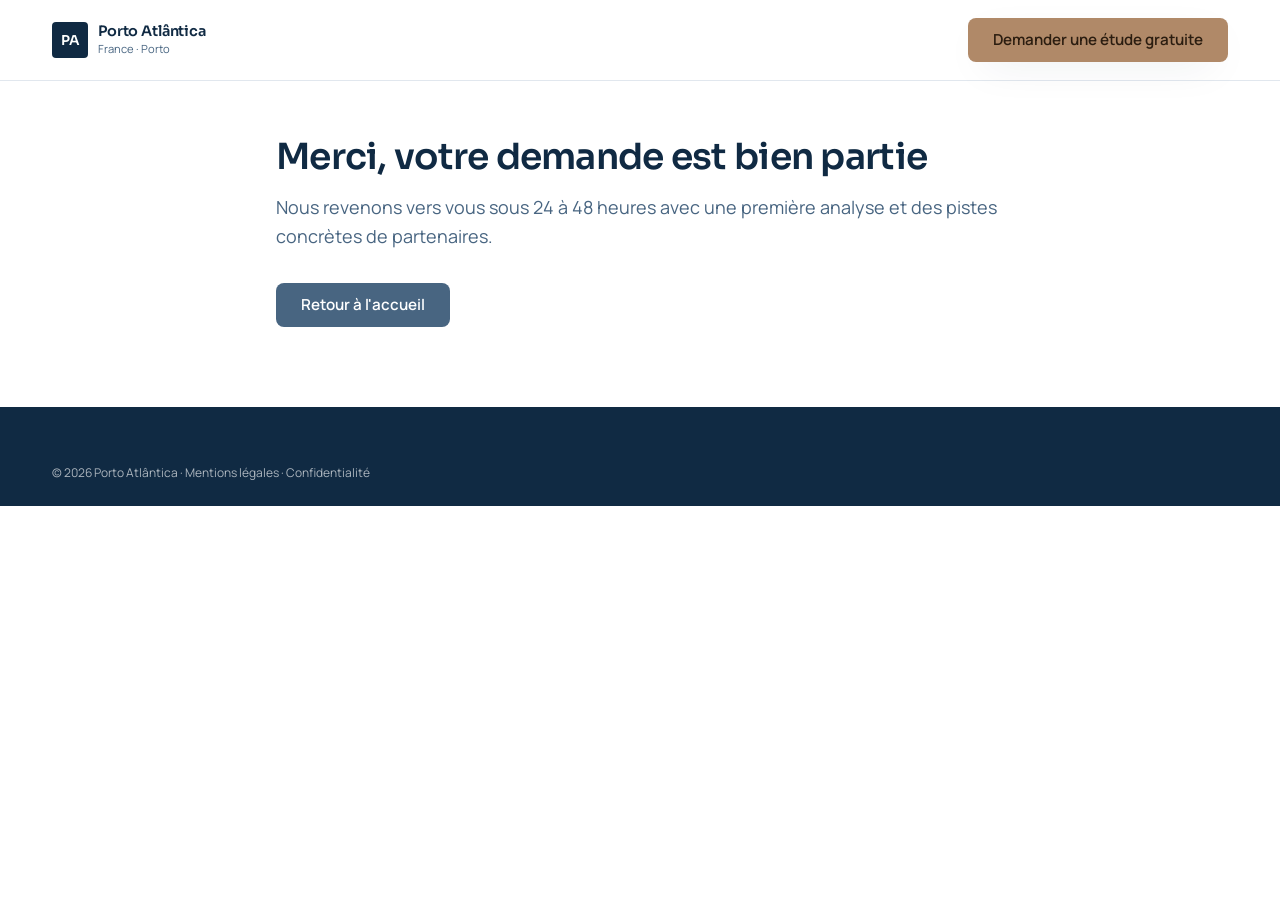
<file: merci/index.html>
<!doctype html>
<html lang="fr">
<head>
  <meta charset="utf-8">
  <meta name="viewport" content="width=device-width, initial-scale=1">
  <title>Merci pour votre demande | Porto Atlântica</title>
  <meta name="description" content="Votre demande d'étude gratuite a bien été reçue.">
  <meta name="robots" content="noindex, follow">
  <meta name="theme-color" content="#102a43">
  <meta property="og:type" content="website">
  <meta property="og:locale" content="fr_FR">
  <meta property="og:site_name" content="Porto Atlântica">
  <meta property="og:title" content="Merci pour votre demande | Porto Atlântica">
  <meta property="og:description" content="Votre demande d'étude gratuite a bien été reçue.">
  <meta property="og:url" content="https://robertinho-devfront.github.io/porto-connect-pro/merci/">
  <meta property="og:image" content="https://robertinho-devfront.github.io/porto-connect-pro/assets/img/og-image.jpg">
  <meta property="og:image:width" content="1200">
  <meta property="og:image:height" content="630">
  <meta name="twitter:card" content="summary_large_image">
  <link rel="icon" href="../favicon.ico" sizes="any">
  <link rel="icon" href="../favicon.svg" type="image/svg+xml">
  <link rel="apple-touch-icon" href="../assets/img/apple-touch-icon.png">
  <link rel="manifest" href="../site.webmanifest">
  <link rel="stylesheet" href="../assets/css/style.css">
</head>
<body>
  <a class="skip-link" href="#contenu">Aller au contenu</a>
  <header class="site-header is-scrolled">
    <div class="container header-inner">
      <a href="../" class="brand" aria-label="Porto Atlântica — accueil">
        <span class="brand-mark" aria-hidden="true">PA</span>
        <span><span class="brand-name">Porto Atlântica</span><span class="brand-sub">France · Porto</span></span>
      </a>
      <a href="../#contact" class="btn btn--cta"><span class="cta-long">Demander une étude gratuite</span><span class="cta-short">Étude gratuite</span></a>
    </div>
  </header>
  <main id="contenu" class="container legal">
    <h1>Merci, votre demande est bien partie</h1>
    <p style="margin-top:1rem;font-size:1.125rem">Nous revenons vers vous sous 24 à 48 heures avec une première analyse et des pistes concrètes de partenaires.</p>
    <p style="margin-top:2rem"><a href="../" class="btn btn--steel">Retour à l'accueil</a></p>

  </main>
  <footer class="site-footer">
    <div class="container footer-bottom" style="margin-top:0;border-top:0;padding-top:0">
      © 2026 Porto Atlântica · <a href="../mentions-legales/">Mentions légales</a> · <a href="../politique-de-confidentialite/">Confidentialité</a>
    </div>
  </footer>
</body>
</html>
</file>
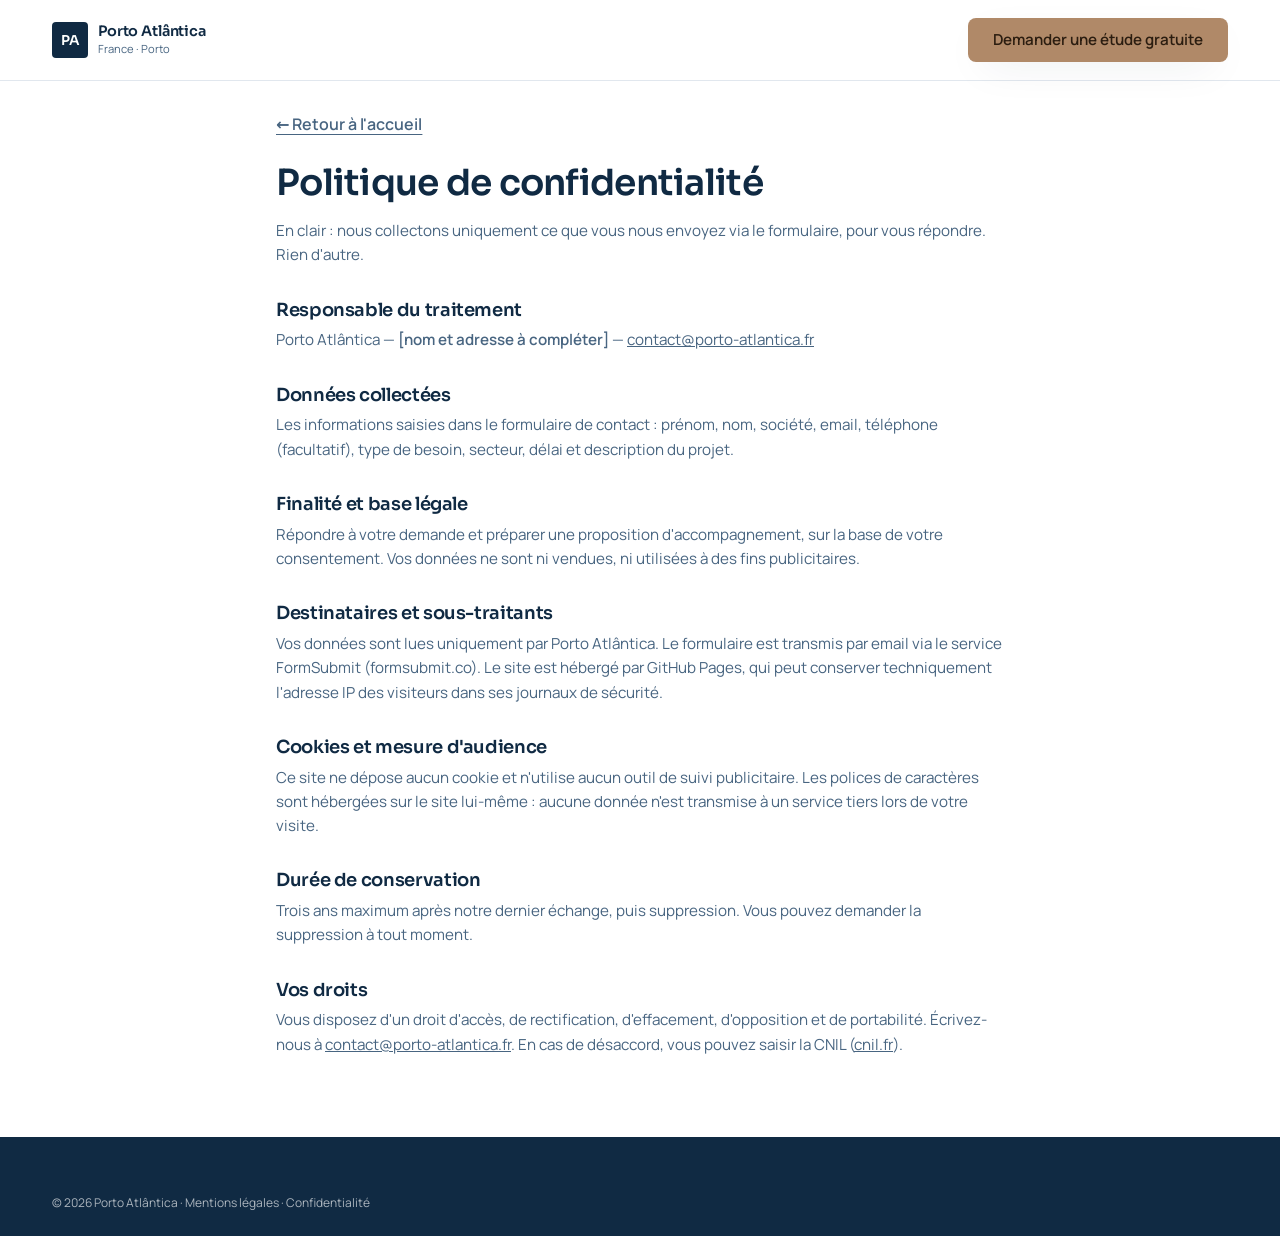
<file: politique-de-confidentialite/index.html>
<!doctype html>
<html lang="fr">
<head>
  <meta charset="utf-8">
  <meta name="viewport" content="width=device-width, initial-scale=1">
  <title>Politique de confidentialité | Porto Atlântica</title>
  <meta name="description" content="Comment vos données sont collectées, utilisées et conservées lorsque vous contactez Porto Atlântica.">
  <link rel="canonical" href="https://robertinho-devfront.github.io/porto-connect-pro/politique-de-confidentialite/">
  <meta name="theme-color" content="#102a43">
  <meta property="og:type" content="website">
  <meta property="og:locale" content="fr_FR">
  <meta property="og:site_name" content="Porto Atlântica">
  <meta property="og:title" content="Politique de confidentialité | Porto Atlântica">
  <meta property="og:description" content="Comment vos données sont collectées, utilisées et conservées lorsque vous contactez Porto Atlântica.">
  <meta property="og:url" content="https://robertinho-devfront.github.io/porto-connect-pro/politique-de-confidentialite/">
  <meta property="og:image" content="https://robertinho-devfront.github.io/porto-connect-pro/assets/img/og-image.jpg">
  <meta property="og:image:width" content="1200">
  <meta property="og:image:height" content="630">
  <meta name="twitter:card" content="summary_large_image">
  <link rel="icon" href="../favicon.ico" sizes="any">
  <link rel="icon" href="../favicon.svg" type="image/svg+xml">
  <link rel="apple-touch-icon" href="../assets/img/apple-touch-icon.png">
  <link rel="manifest" href="../site.webmanifest">
  <link rel="stylesheet" href="../assets/css/style.css">
</head>
<body>
  <a class="skip-link" href="#contenu">Aller au contenu</a>
  <header class="site-header is-scrolled">
    <div class="container header-inner">
      <a href="../" class="brand" aria-label="Porto Atlântica — accueil">
        <span class="brand-mark" aria-hidden="true">PA</span>
        <span><span class="brand-name">Porto Atlântica</span><span class="brand-sub">France · Porto</span></span>
      </a>
      <a href="../#contact" class="btn btn--cta"><span class="cta-long">Demander une étude gratuite</span><span class="cta-short">Étude gratuite</span></a>
    </div>
  </header>
  <main id="contenu" class="container legal">
    <a href="../" class="text-link">← Retour à l'accueil</a>
    <h1>Politique de confidentialité</h1>
    <p style="margin-top:1rem">En clair : nous collectons uniquement ce que vous nous envoyez via le formulaire, pour vous répondre. Rien d'autre.</p>
    <section>
      <h2>Responsable du traitement</h2>
      <p>Porto Atlântica — <strong>[nom et adresse à compléter]</strong> — <a href="mailto:contact@porto-atlantica.fr">contact@porto-atlantica.fr</a></p>
    </section>
    <section>
      <h2>Données collectées</h2>
      <p>Les informations saisies dans le formulaire de contact : prénom, nom, société, email, téléphone (facultatif), type de besoin, secteur, délai et description du projet.</p>
    </section>
    <section>
      <h2>Finalité et base légale</h2>
      <p>Répondre à votre demande et préparer une proposition d'accompagnement, sur la base de votre consentement. Vos données ne sont ni vendues, ni utilisées à des fins publicitaires.</p>
    </section>
    <section>
      <h2>Destinataires et sous-traitants</h2>
      <p>Vos données sont lues uniquement par Porto Atlântica. Le formulaire est transmis par email via le service FormSubmit (formsubmit.co). Le site est hébergé par GitHub Pages, qui peut conserver techniquement l'adresse IP des visiteurs dans ses journaux de sécurité.</p>
    </section>
    <section>
      <h2>Cookies et mesure d'audience</h2>
      <p>Ce site ne dépose aucun cookie et n'utilise aucun outil de suivi publicitaire. Les polices de caractères sont hébergées sur le site lui-même : aucune donnée n'est transmise à un service tiers lors de votre visite.</p>
    </section>
    <section>
      <h2>Durée de conservation</h2>
      <p>Trois ans maximum après notre dernier échange, puis suppression. Vous pouvez demander la suppression à tout moment.</p>
    </section>
    <section>
      <h2>Vos droits</h2>
      <p>Vous disposez d'un droit d'accès, de rectification, d'effacement, d'opposition et de portabilité. Écrivez-nous à <a href="mailto:contact@porto-atlantica.fr">contact@porto-atlantica.fr</a>. En cas de désaccord, vous pouvez saisir la CNIL (<a href="https://www.cnil.fr" rel="noopener noreferrer">cnil.fr</a>).</p>
    </section>

  </main>
  <footer class="site-footer">
    <div class="container footer-bottom" style="margin-top:0;border-top:0;padding-top:0">
      © 2026 Porto Atlântica · <a href="../mentions-legales/">Mentions légales</a> · <a href="../politique-de-confidentialite/">Confidentialité</a>
    </div>
  </footer>
</body>
</html>
</file>
<file: assets/css/style.css>
/* Porto Atlântica — feuille de style unique, sans framework */
/* Polices auto-hébergées (performance + RGPD : aucun appel à Google Fonts) */
@font-face { font-family: "Sora"; font-style: normal; font-weight: 600; font-display: swap; src: url("../fonts/sora-latin-600-normal.woff2") format("woff2"); }
@font-face { font-family: "Manrope"; font-style: normal; font-weight: 400; font-display: swap; src: url("../fonts/manrope-latin-400-normal.woff2") format("woff2"); }
@font-face { font-family: "Manrope"; font-style: normal; font-weight: 600; font-display: swap; src: url("../fonts/manrope-latin-600-normal.woff2") format("woff2"); }

:root {
  --primary: #102a43;      /* bleu nuit */
  --steel: #486581;        /* bleu acier */
  --copper: #b08968;       /* cuivre (fonds, filets) */
  --copper-text: #8a6345;  /* cuivre foncé : texte sur fond clair (contraste AA) */
  --copper-ink: #2b1d10;   /* texte sur bouton cuivre */
  --bg: #ffffff;
  --surface: #f7f9fb;
  --border: #e1e7ee;
  --input: #cfd8e2;
  --error: #b42318;
  --radius: 0.5rem;
  --shadow: 0 12px 40px -18px rgba(16, 42, 67, 0.25);
  --font-display: "Sora", ui-sans-serif, system-ui, sans-serif;
  --font-sans: "Manrope", ui-sans-serif, system-ui, sans-serif;
}

*, *::before, *::after { box-sizing: border-box; }
html { scroll-behavior: smooth; scroll-padding-top: 5.5rem; -webkit-text-size-adjust: 100%; }
body {
  margin: 0;
  background: var(--bg);
  color: var(--primary);
  font-family: var(--font-sans);
  font-size: 1rem;
  line-height: 1.6;
  -webkit-font-smoothing: antialiased;
}
img { max-width: 100%; height: auto; display: block; }
a { color: inherit; }
h1, h2, h3 { font-family: var(--font-display); letter-spacing: -0.02em; line-height: 1.15; margin: 0; font-weight: 600; }
p { margin: 0; }
ul, ol { margin: 0; padding: 0; list-style: none; }
:focus-visible { outline: 2px solid var(--copper); outline-offset: 3px; }

.icon { width: 1.5rem; height: 1.5rem; flex-shrink: 0; fill: none; stroke: currentColor; stroke-width: 2; stroke-linecap: round; stroke-linejoin: round; }
.icon-sm { width: 1rem; height: 1rem; }
.visually-hidden { position: absolute !important; width: 1px; height: 1px; overflow: hidden; clip: rect(0 0 0 0); white-space: nowrap; }

.skip-link {
  position: absolute; left: 1rem; top: -4rem; z-index: 100;
  background: var(--primary); color: #fff; padding: .75rem 1rem; border-radius: var(--radius);
}
.skip-link:focus { top: 1rem; }

.container { width: 100%; max-width: 76rem; margin-inline: auto; padding-inline: 1.25rem; }
.section { padding-block: 5rem; }
.section--surface { background: var(--surface); }
.section--dark { background: var(--primary); color: #fff; }
@media (min-width: 768px) { .section { padding-block: 7rem; } }

.eyebrow { font-size: .75rem; font-weight: 600; letter-spacing: .16em; text-transform: uppercase; color: var(--copper-text); }
.h2 { margin-top: 1rem; font-size: clamp(1.75rem, 3.5vw, 2.25rem); max-width: 40rem; }
.lead { margin-top: 1rem; font-size: 1.125rem; color: var(--steel); max-width: 40rem; }
.muted { color: var(--steel); }

/* Boutons */
.btn {
  display: inline-flex; align-items: center; justify-content: center; gap: .5rem;
  min-height: 2.75rem; padding: .75rem 1.5rem; border-radius: var(--radius); border: 1px solid transparent;
  font: 600 .95rem/1.2 var(--font-sans); text-decoration: none; cursor: pointer;
  transition: background-color .2s, transform .2s, border-color .2s;
}
.btn:hover { transform: translateY(-1px); }
.btn--cta { background: var(--copper); color: var(--copper-ink); box-shadow: var(--shadow); }
.btn--cta:hover { background: #a27b5b; }
.btn--steel { background: var(--steel); color: #fff; }
.btn--steel:hover { background: var(--primary); }
.btn--lg { min-height: 3.25rem; padding-inline: 2rem; font-size: 1rem; }
.btn--block { width: 100%; }
.btn[disabled] { opacity: .6; cursor: progress; transform: none; }
.text-link { color: var(--steel); font-weight: 600; text-underline-offset: 4px; }
.text-link:hover { color: var(--primary); }

/* Header */
.site-header {
  position: fixed; inset: 0 0 auto; z-index: 50; background: rgba(255,255,255,.96);
  border-bottom: 1px solid transparent; transition: border-color .3s;
}
.site-header.is-scrolled { border-color: var(--border); backdrop-filter: blur(8px); }
.header-inner { display: flex; align-items: center; justify-content: space-between; gap: 1rem; height: 4rem; }
@media (min-width: 768px) { .header-inner { height: 5rem; } }
.brand { display: flex; align-items: center; gap: .625rem; text-decoration: none; }
.brand-mark {
  display: grid; place-items: center; width: 2.25rem; height: 2.25rem; border-radius: 4px;
  background: var(--primary); color: #fff; font: 600 .85rem var(--font-display);
}
.brand-name { display: block; font: 600 .9rem var(--font-display); letter-spacing: -.01em; }
.brand-sub { display: block; font-size: .7rem; color: var(--steel); }
.nav-desktop { display: none; gap: 1.75rem; }
.nav-desktop a { position: relative; font-size: .9rem; font-weight: 500; color: var(--steel); text-decoration: none; }
.nav-desktop a::after {
  content: ""; position: absolute; left: 0; right: 0; bottom: -4px; height: 1px; background: var(--copper);
  transform: scaleX(0); transform-origin: left; transition: transform .26s cubic-bezier(.22,1,.36,1);
}
.nav-desktop a:hover { color: var(--primary); }
.nav-desktop a:hover::after { transform: scaleX(1); }
.header-actions { display: flex; align-items: center; gap: .5rem; }
.header-actions .btn { min-height: 2.5rem; padding: .5rem 1rem; font-size: .875rem; }
.menu-toggle {
  display: inline-grid; place-items: center; width: 2.75rem; height: 2.75rem;
  border: 1px solid var(--border); border-radius: var(--radius); background: #fff; color: var(--primary); cursor: pointer;
}
.nav-mobile { border-top: 1px solid var(--border); background: #fff; }
.nav-mobile[hidden] { display: none; }
.nav-mobile a { display: block; padding: .9rem 0; border-bottom: 1px solid var(--border); font-weight: 500; text-decoration: none; }
.nav-mobile li:last-child a { border-bottom: 0; }
.cta-short { display: inline; }
.cta-long { display: none; }
@media (min-width: 640px) { .cta-short { display: none; } .cta-long { display: inline; } }
@media (min-width: 1024px) { .nav-desktop { display: flex; } .menu-toggle, .nav-mobile { display: none !important; } }

/* Hero */
.hero { padding: 6.5rem 0 4rem; }
@media (min-width: 768px) { .hero { padding: 9rem 0 6rem; } }
.hero-grid { display: grid; gap: 3rem; align-items: center; }
@media (min-width: 1024px) { .hero-grid { grid-template-columns: 1.05fr 1fr; gap: 4rem; } }
.hero h1 { margin-top: 1.25rem; font-size: clamp(2.25rem, 5vw, 3.4rem); line-height: 1.08; }
.hero .lead { margin-top: 1.5rem; }
.hero-actions { margin-top: 2rem; display: flex; flex-wrap: wrap; align-items: center; gap: 1rem 1.5rem; }
.trust { margin-top: 2.5rem; display: grid; gap: .75rem; }
@media (min-width: 640px) { .trust { grid-template-columns: repeat(3, 1fr); } }
.trust li { display: flex; gap: .5rem; font-size: .9rem; color: var(--steel); }
.trust .icon { color: var(--copper-text); margin-top: .2rem; }
.hero-media { position: relative; }
.hero-media::before {
  content: ""; position: absolute; left: -1rem; top: -1rem; width: 6rem; height: 6rem;
  border-left: 2px solid var(--copper); border-top: 2px solid var(--copper); opacity: .7; display: none;
}
@media (min-width: 1024px) { .hero-media::before { display: block; } }
.photo { position: relative; width: 100%; aspect-ratio: 4 / 5; object-fit: cover; border-radius: var(--radius); box-shadow: var(--shadow); background: var(--surface); }

/* Cartes */
.grid-3 { margin-top: 3rem; display: grid; gap: 1.5rem; }
@media (min-width: 768px) { .grid-3 { grid-template-columns: repeat(3, 1fr); } }
.card { background: #fff; border: 1px solid var(--border); border-radius: var(--radius); padding: 1.75rem; }
.card .icon { color: var(--copper-text); }
.card h3 { margin-top: 1.25rem; font-size: 1.125rem; }
.card p { margin-top: .75rem; font-size: .925rem; color: var(--steel); }

/* Étapes */
.steps { margin-top: 3.5rem; display: grid; gap: 2.5rem; counter-reset: step; }
@media (min-width: 768px) { .steps { grid-template-columns: repeat(4, 1fr); gap: 2rem; } }
.step { position: relative; }
@media (min-width: 768px) {
  .step { padding-top: 2.5rem; }
  .step::before { content: ""; position: absolute; left: 0; right: 0; top: .875rem; height: 1px; background: var(--border); }
}
.step-num {
  position: relative; z-index: 1; display: grid; place-items: center; width: 1.75rem; height: 1.75rem; border-radius: 50%;
  background: var(--primary); color: #fff; font: 600 .75rem var(--font-display);
}
@media (min-width: 768px) { .step-num { position: absolute; top: 0; left: 0; } }
.step h3 { margin-top: 1rem; font-size: 1.125rem; }
@media (min-width: 768px) { .step h3 { margin-top: 0; } }
.step p { margin-top: .5rem; font-size: .925rem; color: var(--steel); }
.section-cta { margin-top: 3.5rem; }

/* Secteurs */
.sectors { margin-top: 3rem; display: grid; grid-template-columns: repeat(2, 1fr); gap: 1rem; }
@media (min-width: 768px) { .sectors { grid-template-columns: repeat(3, 1fr); } }
@media (min-width: 1024px) { .sectors { grid-template-columns: repeat(5, 1fr); } }
.sector { background: #fff; border: 1px solid var(--border); border-radius: var(--radius); padding: 1.25rem; transition: transform .18s, border-color .18s; }
.sector:hover { transform: translateY(-2px); border-color: var(--copper); }
.sector .icon { width: 1.25rem; height: 1.25rem; color: var(--steel); }
.sector span { display: block; margin-top: 1rem; font-size: .9rem; font-weight: 600; }

/* Avantages */
.advantages { margin-top: 3rem; display: grid; gap: 2rem; }
@media (min-width: 640px) { .advantages { grid-template-columns: repeat(2, 1fr); } }
@media (min-width: 1024px) { .advantages { grid-template-columns: repeat(4, 1fr); } }
.advantage { border-top: 1px solid rgba(255,255,255,.2); padding-top: 1.5rem; }
.advantage .icon { color: var(--copper); }
.advantage h3 { margin-top: 1.25rem; font-size: 1.125rem; }
.advantage p { margin-top: .5rem; font-size: .925rem; color: rgba(255,255,255,.8); }

/* À propos */
.about-grid { display: grid; gap: 3rem; align-items: center; }
@media (min-width: 1024px) { .about-grid { grid-template-columns: .8fr 1fr; gap: 4rem; } }
.about-grid .lead { margin-top: 1.5rem; }

/* Contact */
.contact-grid { display: grid; gap: 3rem; }
@media (min-width: 1024px) { .contact-grid { grid-template-columns: .75fr 1fr; gap: 4rem; } }
.reassurance { margin-top: 2rem; display: grid; gap: 1rem; font-size: .925rem; color: var(--steel); }
.reassurance li { display: flex; gap: .75rem; }
.reassurance .icon { color: var(--copper-text); margin-top: .2rem; }
.form-card { background: #fff; border: 1px solid var(--border); border-radius: var(--radius); padding: 1.5rem; box-shadow: var(--shadow); }
@media (min-width: 768px) { .form-card { padding: 2rem; } }
.form-grid { display: grid; gap: 1.25rem; }
@media (min-width: 640px) { .form-grid { grid-template-columns: 1fr 1fr; } }
.field { display: grid; gap: .4rem; }
.field--full { grid-column: 1 / -1; }
.field label { font-size: .875rem; font-weight: 600; }
.req { color: var(--error); }
.opt { font-weight: 400; color: var(--steel); }
.field input, .field select, .field textarea {
  width: 100%; min-height: 2.75rem; padding: .6rem .75rem; border: 1px solid var(--input); border-radius: var(--radius);
  background: #fff; color: var(--primary); font: inherit; font-size: 1rem;
}
.field textarea { min-height: 8rem; resize: vertical; }
.field input:focus-visible, .field select:focus-visible, .field textarea:focus-visible { outline: 2px solid var(--steel); outline-offset: 1px; }
.field [aria-invalid="true"] { border-color: var(--error); }
.field-error { font-size: .8rem; color: var(--error); }
.field-error:empty { display: none; }
.consent { grid-column: 1 / -1; display: flex; gap: .75rem; align-items: flex-start; font-size: .8rem; color: var(--steel); }
.consent input { width: 1.125rem; height: 1.125rem; margin-top: .15rem; accent-color: var(--primary); flex-shrink: 0; }
.consent a { color: var(--primary); }
.hp { position: absolute; left: -9999px; }
.form-actions { grid-column: 1 / -1; display: grid; gap: .75rem; }
.form-note { font-size: .8rem; color: var(--steel); text-align: center; }
.form-status { grid-column: 1 / -1; font-size: .9rem; }
.form-status--error { color: var(--error); }
.form-success { text-align: center; padding: 2.5rem 0; }
.form-success .icon { width: 2.5rem; height: 2.5rem; margin: 0 auto; color: var(--copper-text); }
.form-success h3 { margin-top: 1.25rem; font-size: 1.25rem; }
.form-success p { margin: .75rem auto 0; max-width: 24rem; font-size: .925rem; color: var(--steel); }

/* FAQ */
.faq-grid { display: grid; gap: 2.5rem; }
@media (min-width: 1024px) { .faq-grid { grid-template-columns: .7fr 1fr; gap: 4rem; } }
.faq details { border-bottom: 1px solid var(--border); }
.faq summary {
  display: flex; justify-content: space-between; align-items: center; gap: 1rem; padding: 1.1rem 0;
  font: 600 1rem var(--font-display); cursor: pointer; list-style: none;
}
.faq summary::-webkit-details-marker { display: none; }
.faq summary::after { content: "+"; font: 400 1.5rem/1 var(--font-sans); color: var(--copper-text); transition: transform .2s; }
.faq details[open] summary::after { transform: rotate(45deg); }
.faq details p { padding-bottom: 1.1rem; font-size: .925rem; color: var(--steel); }

/* Footer */
.site-footer { background: var(--primary); color: #fff; padding: 3.5rem 0 1.5rem; }
.footer-grid { display: grid; gap: 2.5rem; }
@media (min-width: 768px) { .footer-grid { grid-template-columns: repeat(3, 1fr); } }
.site-footer .brand-mark { background: #fff; color: var(--primary); }
.site-footer p, .site-footer li { font-size: .875rem; color: rgba(255,255,255,.78); }
.site-footer h2 { font-size: .875rem; }
.site-footer ul { margin-top: 1rem; display: grid; gap: .6rem; }
.site-footer a { text-decoration: none; display: inline-flex; align-items: center; gap: .5rem; }
.site-footer a:hover { color: var(--copper); }
.footer-bottom { margin-top: 3rem; padding-top: 1.5rem; border-top: 1px solid rgba(255,255,255,.15); font-size: .75rem; color: rgba(255,255,255,.65); }

/* WhatsApp mobile */
.wa-float {
  position: fixed; right: 1.25rem; bottom: 1.25rem; z-index: 40; display: grid; place-items: center;
  width: 3.5rem; height: 3.5rem; border-radius: 50%; background: var(--steel); color: #fff; box-shadow: var(--shadow);
}
.wa-float:hover { background: var(--primary); }
@media (min-width: 768px) { .wa-float { display: none; } }

/* Pages légales */
.legal { padding-top: 7rem; padding-bottom: 5rem; max-width: 48rem; }
.legal h1 { margin-top: 1.5rem; font-size: clamp(1.75rem, 4vw, 2.25rem); }
.legal section { margin-top: 2rem; }
.legal h2 { font-size: 1.125rem; }
.legal p { margin-top: .5rem; font-size: .95rem; color: var(--steel); }

/* Animations : opacité + transform uniquement */
.reveal { opacity: 0; transform: translate3d(0, 16px, 0); transition: opacity .45s ease-out, transform .45s ease-out; }
.reveal.is-in { opacity: 1; transform: none; }
.no-js .reveal { opacity: 1; transform: none; }
@keyframes fade-up { from { opacity: 0; transform: translate3d(0, 12px, 0); } to { opacity: 1; transform: none; } }
.fade-up { animation: fade-up .45s ease-out both; }

@media (prefers-reduced-motion: reduce) {
  html { scroll-behavior: auto; }
  .reveal { opacity: 1; transform: none; }
  *, *::before, *::after { animation: none !important; transition: none !important; }
}

/* Header compact sur petits écrans */
.btn, .brand-name { white-space: nowrap; }
@media (max-width: 420px) {
  .brand-sub { display: none; }
  .header-inner { gap: .5rem; }
  .header-actions .btn { padding-inline: .7rem; font-size: .8rem; }
  .brand { gap: .5rem; }
  .brand-name { font-size: .82rem; }
  .brand-mark { width: 2rem; height: 2rem; font-size: .75rem; }
}

@media (max-width: 350px) { .header-inner .brand-name { display: none; } }

/* Empêche les grilles de déborder sur très petits écrans */
.hero-grid > *, .about-grid > *, .contact-grid > *, .faq-grid > *, .form-grid > * { min-width: 0; }
.field select { max-width: 100%; text-overflow: ellipsis; }
.btn--block { white-space: normal; text-align: center; }
@media (max-width: 360px) { .form-card { padding: 1.25rem 1rem; } }
</file>
